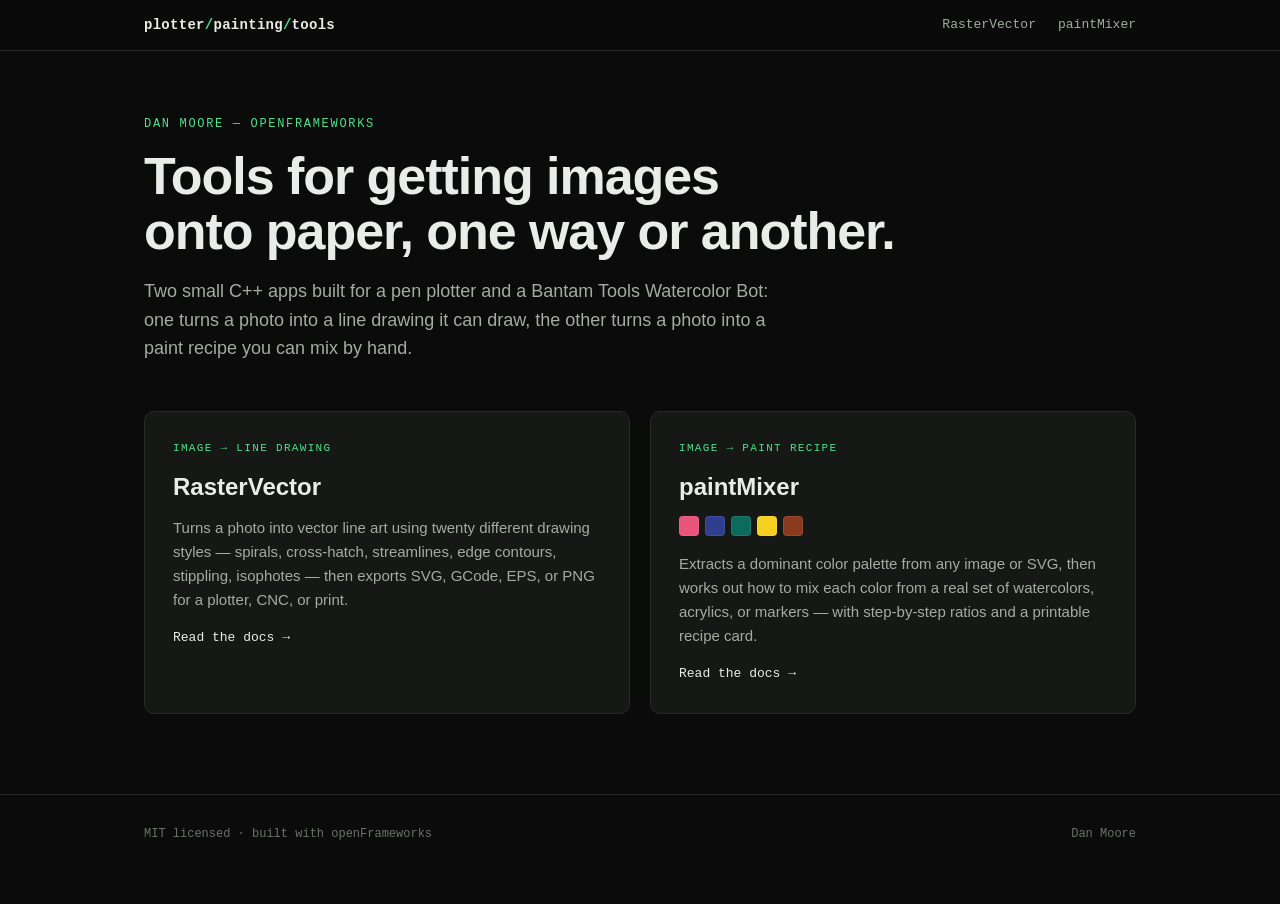
<file: index.html>
<!doctype html>
<html lang="en">
<head>
<meta charset="utf-8">
<meta name="viewport" content="width=device-width, initial-scale=1">
<title>Plotter Painting Tools</title>
<meta name="description" content="Two openFrameworks apps for turning images into things a plotter or a painter can make: RasterVector and paintMixer.">
<link rel="stylesheet" href="assets/style.css">
</head>
<body>

<nav class="site-nav">
  <div class="wrap">
    <div class="brand">plotter<span>/</span>painting<span>/</span>tools</div>
    <div class="links">
      <a href="rastervector.html">RasterVector</a>
      <a href="paintmixer.html">paintMixer</a>
    </div>
  </div>
</nav>

<header class="hero">
  <p class="eyebrow">Dan Moore — openFrameworks</p>
  <h1>Tools for getting images<br>onto paper, one way or another.</h1>
  <p class="lede">Two small C++ apps built for a pen plotter and a Bantam Tools Watercolor Bot: one turns a photo into a line drawing it can draw, the other turns a photo into a paint recipe you can mix by hand.</p>
</header>

<div class="tool-grid">

  <a class="tool-card" href="rastervector.html">
    <div class="tag">Image → line drawing</div>
    <h2>RasterVector</h2>
    <p>Turns a photo into vector line art using twenty different drawing styles — spirals, cross-hatch, streamlines, edge contours, stippling, isophotes — then exports SVG, GCode, EPS, or PNG for a plotter, CNC, or print.</p>
    <div class="go">Read the docs →</div>
  </a>

  <a class="tool-card" href="paintmixer.html">
    <div class="tag">Image → paint recipe</div>
    <h2>paintMixer</h2>
    <div class="swatch-row">
      <span style="background:#e8547a"></span>
      <span style="background:#2f3f8f"></span>
      <span style="background:#0d6b5e"></span>
      <span style="background:#f5d020"></span>
      <span style="background:#8b3a1e"></span>
    </div>
    <p>Extracts a dominant color palette from any image or SVG, then works out how to mix each color from a real set of watercolors, acrylics, or markers — with step-by-step ratios and a printable recipe card.</p>
    <div class="go">Read the docs →</div>
  </a>

</div>

<footer class="site-footer">
  <div class="wrap">
    <span>MIT licensed · built with <a href="https://openframeworks.cc/" target="_blank" rel="noopener">openFrameworks</a></span>
    <span>Dan Moore</span>
  </div>
</footer>

</body>
</html>
</file>
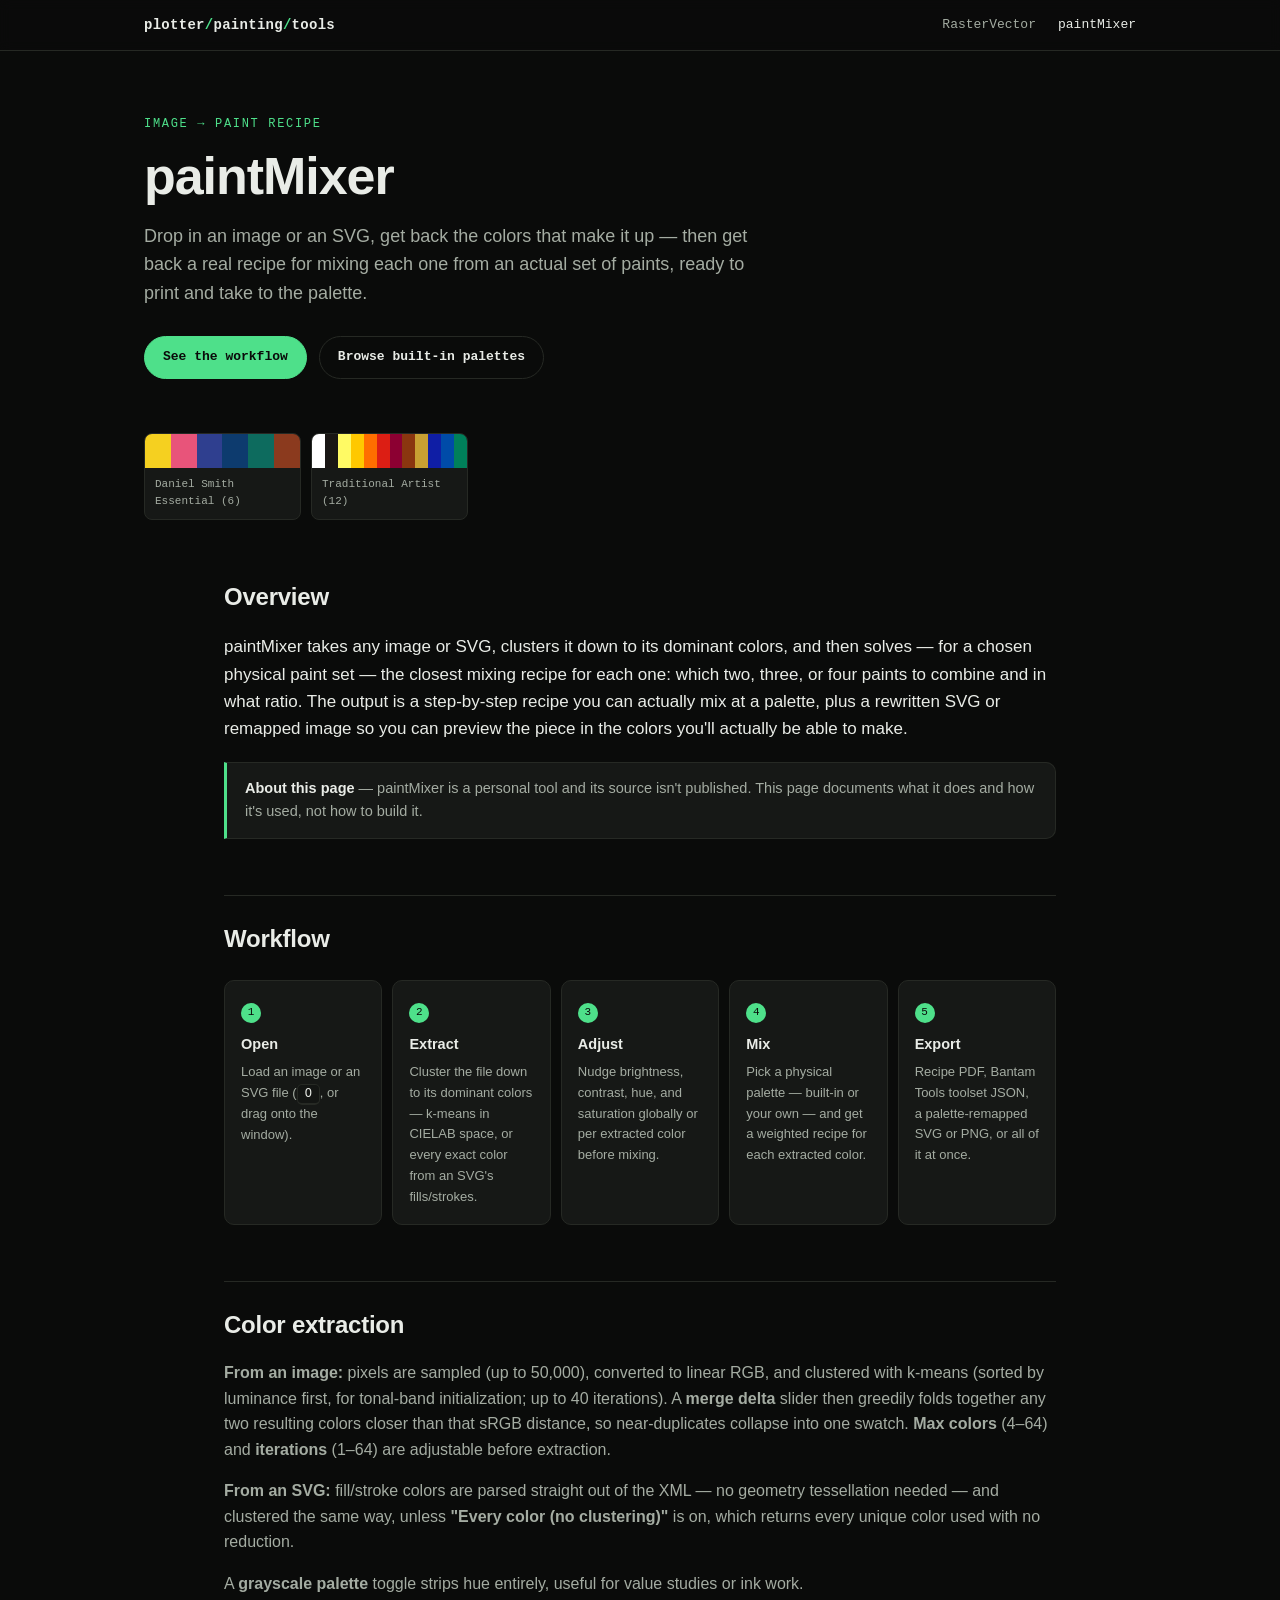
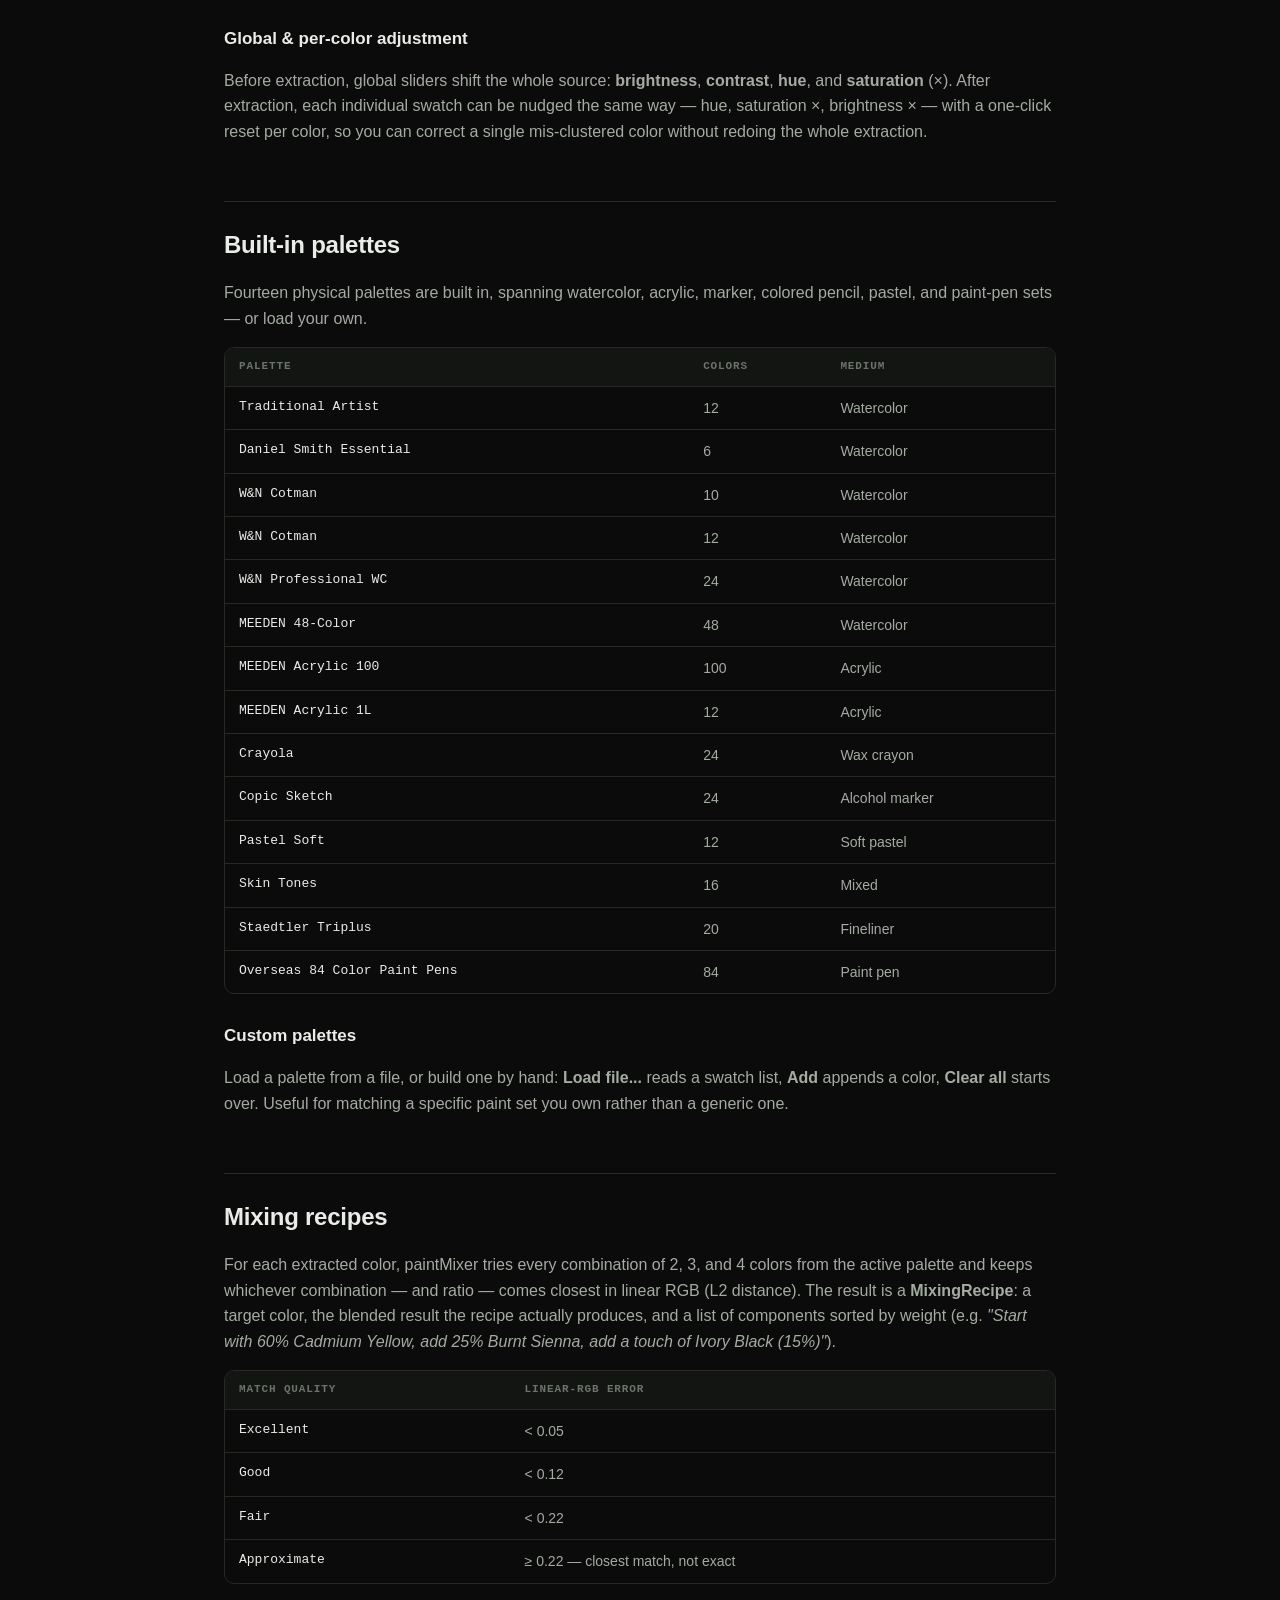
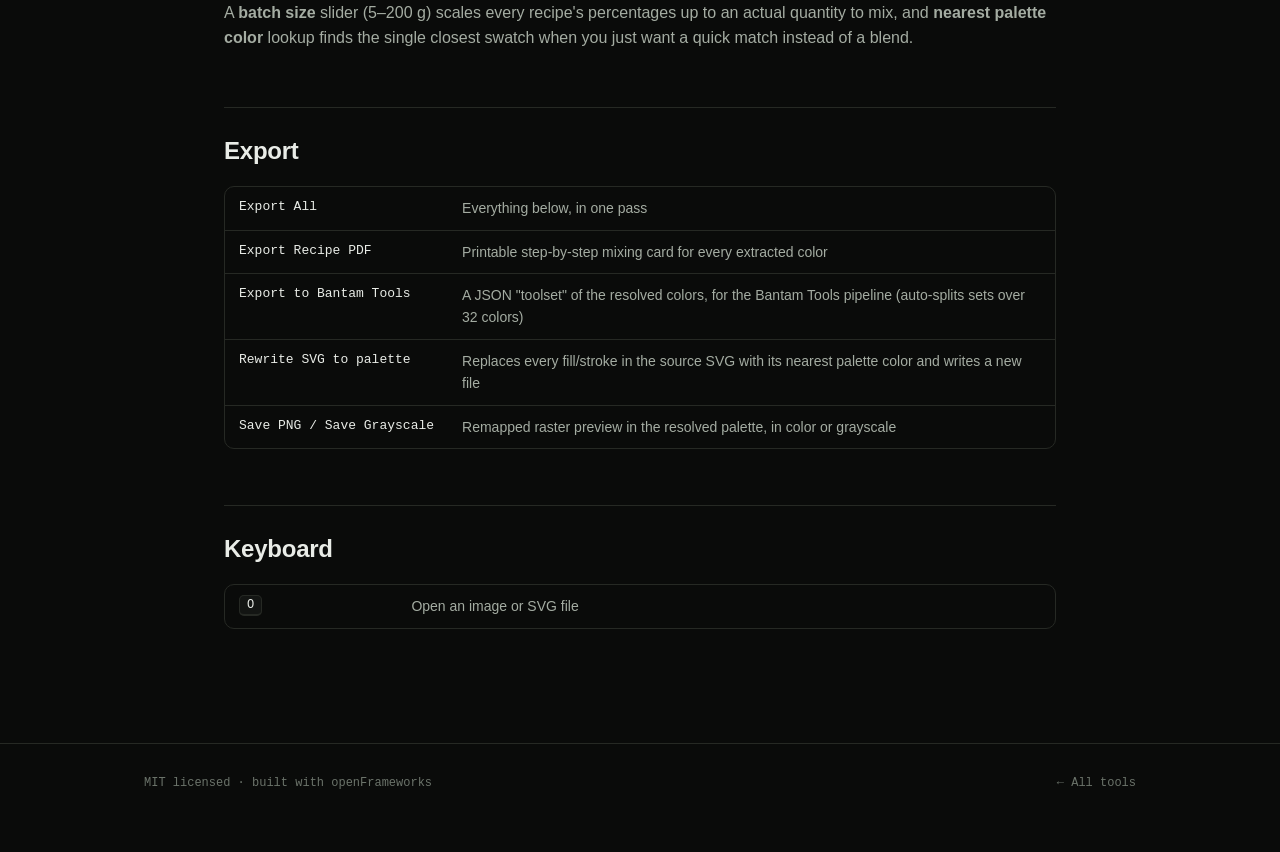
<file: paintmixer.html>
<!doctype html>
<html lang="en">
<head>
<meta charset="utf-8">
<meta name="viewport" content="width=device-width, initial-scale=1">
<title>paintMixer — Plotter Painting Tools</title>
<meta name="description" content="paintMixer extracts a color palette from an image or SVG and works out how to mix it from real watercolors, acrylics, or markers.">
<link rel="stylesheet" href="assets/style.css">
</head>
<body>

<nav class="site-nav">
  <div class="wrap">
    <div class="brand"><a href="index.html" style="color:inherit">plotter<span>/</span>painting<span>/</span>tools</a></div>
    <div class="links">
      <a href="rastervector.html">RasterVector</a>
      <a href="paintmixer.html" class="current">paintMixer</a>
    </div>
  </div>
</nav>

<header class="hero">
  <p class="eyebrow">Image → paint recipe</p>
  <h1>paintMixer</h1>
  <p class="lede">Drop in an image or an SVG, get back the colors that make it up — then get back a real recipe for mixing each one from an actual set of paints, ready to print and take to the palette.</p>
  <div class="hero-actions">
    <a class="btn btn-primary" href="#workflow">See the workflow</a>
    <a class="btn btn-ghost" href="#palettes">Browse built-in palettes</a>
  </div>
</header>

<div class="banner">
  <div class="palette-grid">
    <div class="palette-chip"><div class="bar">
      <span style="background:#f5d020"></span><span style="background:#e8547a"></span><span style="background:#2f3f8f"></span><span style="background:#0d3b6e"></span><span style="background:#0d6b5e"></span><span style="background:#8b3a1e"></span>
    </div><div class="label">Daniel Smith Essential (6)</div></div>
    <div class="palette-chip"><div class="bar">
      <span style="background:#ffffff"></span><span style="background:#191614"></span><span style="background:#fffa64"></span><span style="background:#ffc800"></span><span style="background:#ff6e00"></span><span style="background:#dc1e14"></span><span style="background:#8c0032"></span><span style="background:#8a360f"></span><span style="background:#c8a032"></span><span style="background:#0f1ea5"></span><span style="background:#004ba8"></span><span style="background:#00805a"></span>
    </div><div class="label">Traditional Artist (12)</div></div>
  </div>
</div>

<main class="content">

  <h2 id="overview">Overview</h2>
  <p class="lead">paintMixer takes any image or SVG, clusters it down to its dominant colors, and then solves — for a chosen physical paint set — the closest mixing recipe for each one: which two, three, or four paints to combine and in what ratio. The output is a step-by-step recipe you can actually mix at a palette, plus a rewritten SVG or remapped image so you can preview the piece in the colors you'll actually be able to make.</p>

  <div class="callout"><strong>About this page</strong> — paintMixer is a personal tool and its source isn't published. This page documents what it does and how it's used, not how to build it.</div>

  <h2 id="workflow">Workflow</h2>
  <div class="pipeline">
    <div class="step">
      <h4>Open</h4>
      <p>Load an image or an SVG file (<kbd>O</kbd>, or drag onto the window).</p>
    </div>
    <div class="step">
      <h4>Extract</h4>
      <p>Cluster the file down to its dominant colors — k-means in CIELAB space, or every exact color from an SVG's fills/strokes.</p>
    </div>
    <div class="step">
      <h4>Adjust</h4>
      <p>Nudge brightness, contrast, hue, and saturation globally or per extracted color before mixing.</p>
    </div>
    <div class="step">
      <h4>Mix</h4>
      <p>Pick a physical palette — built-in or your own — and get a weighted recipe for each extracted color.</p>
    </div>
    <div class="step">
      <h4>Export</h4>
      <p>Recipe PDF, Bantam Tools toolset JSON, a palette-remapped SVG or PNG, or all of it at once.</p>
    </div>
  </div>

  <h2 id="extraction">Color extraction</h2>
  <p><strong>From an image:</strong> pixels are sampled (up to 50,000), converted to linear RGB, and clustered with k-means (sorted by luminance first, for tonal-band initialization; up to 40 iterations). A <strong>merge delta</strong> slider then greedily folds together any two resulting colors closer than that sRGB distance, so near-duplicates collapse into one swatch. <strong>Max colors</strong> (4–64) and <strong>iterations</strong> (1–64) are adjustable before extraction.</p>
  <p><strong>From an SVG:</strong> fill/stroke colors are parsed straight out of the XML — no geometry tessellation needed — and clustered the same way, unless <strong>"Every color (no clustering)"</strong> is on, which returns every unique color used with no reduction.</p>
  <p>A <strong>grayscale palette</strong> toggle strips hue entirely, useful for value studies or ink work.</p>

  <h3>Global &amp; per-color adjustment</h3>
  <p>Before extraction, global sliders shift the whole source: <strong>brightness</strong>, <strong>contrast</strong>, <strong>hue</strong>, and <strong>saturation</strong> (×). After extraction, each individual swatch can be nudged the same way — hue, saturation ×, brightness × — with a one-click reset per color, so you can correct a single mis-clustered color without redoing the whole extraction.</p>

  <h2 id="palettes">Built-in palettes</h2>
  <p>Fourteen physical palettes are built in, spanning watercolor, acrylic, marker, colored pencil, pastel, and paint-pen sets — or load your own.</p>

  <div class="tbl-wrap">
    <table>
      <thead><tr><th>Palette</th><th>Colors</th><th>Medium</th></tr></thead>
      <tbody>
        <tr><td class="key">Traditional Artist</td><td>12</td><td>Watercolor</td></tr>
        <tr><td class="key">Daniel Smith Essential</td><td>6</td><td>Watercolor</td></tr>
        <tr><td class="key">W&amp;N Cotman</td><td>10</td><td>Watercolor</td></tr>
        <tr><td class="key">W&amp;N Cotman</td><td>12</td><td>Watercolor</td></tr>
        <tr><td class="key">W&amp;N Professional WC</td><td>24</td><td>Watercolor</td></tr>
        <tr><td class="key">MEEDEN 48-Color</td><td>48</td><td>Watercolor</td></tr>
        <tr><td class="key">MEEDEN Acrylic 100</td><td>100</td><td>Acrylic</td></tr>
        <tr><td class="key">MEEDEN Acrylic 1L</td><td>12</td><td>Acrylic</td></tr>
        <tr><td class="key">Crayola</td><td>24</td><td>Wax crayon</td></tr>
        <tr><td class="key">Copic Sketch</td><td>24</td><td>Alcohol marker</td></tr>
        <tr><td class="key">Pastel Soft</td><td>12</td><td>Soft pastel</td></tr>
        <tr><td class="key">Skin Tones</td><td>16</td><td>Mixed</td></tr>
        <tr><td class="key">Staedtler Triplus</td><td>20</td><td>Fineliner</td></tr>
        <tr><td class="key">Overseas 84 Color Paint Pens</td><td>84</td><td>Paint pen</td></tr>
      </tbody>
    </table>
  </div>

  <h3>Custom palettes</h3>
  <p>Load a palette from a file, or build one by hand: <strong>Load file...</strong> reads a swatch list, <strong>Add</strong> appends a color, <strong>Clear all</strong> starts over. Useful for matching a specific paint set you own rather than a generic one.</p>

  <h2 id="recipes">Mixing recipes</h2>
  <p>For each extracted color, paintMixer tries every combination of 2, 3, and 4 colors from the active palette and keeps whichever combination — and ratio — comes closest in linear RGB (L2 distance). The result is a <strong>MixingRecipe</strong>: a target color, the blended result the recipe actually produces, and a list of components sorted by weight (e.g. <em>"Start with 60% Cadmium Yellow, add 25% Burnt Sienna, add a touch of Ivory Black (15%)"</em>).</p>

  <div class="tbl-wrap">
    <table>
      <thead><tr><th>Match quality</th><th>Linear-RGB error</th></tr></thead>
      <tbody>
        <tr><td class="key">Excellent</td><td>&lt; 0.05</td></tr>
        <tr><td class="key">Good</td><td>&lt; 0.12</td></tr>
        <tr><td class="key">Fair</td><td>&lt; 0.22</td></tr>
        <tr><td class="key">Approximate</td><td>≥ 0.22 — closest match, not exact</td></tr>
      </tbody>
    </table>
  </div>

  <p>A <strong>batch size</strong> slider (5–200 g) scales every recipe's percentages up to an actual quantity to mix, and <strong>nearest palette color</strong> lookup finds the single closest swatch when you just want a quick match instead of a blend.</p>

  <h2 id="export">Export</h2>
  <div class="tbl-wrap">
    <table>
      <tbody>
        <tr><td class="key">Export All</td><td>Everything below, in one pass</td></tr>
        <tr><td class="key">Export Recipe PDF</td><td>Printable step-by-step mixing card for every extracted color</td></tr>
        <tr><td class="key">Export to Bantam Tools</td><td>A JSON "toolset" of the resolved colors, for the Bantam Tools pipeline (auto-splits sets over 32 colors)</td></tr>
        <tr><td class="key">Rewrite SVG to palette</td><td>Replaces every fill/stroke in the source SVG with its nearest palette color and writes a new file</td></tr>
        <tr><td class="key">Save PNG / Save Grayscale</td><td>Remapped raster preview in the resolved palette, in color or grayscale</td></tr>
      </tbody>
    </table>
  </div>

  <h2 id="keyboard">Keyboard</h2>
  <div class="tbl-wrap">
    <table>
      <tbody>
        <tr><td class="key"><kbd>O</kbd></td><td>Open an image or SVG file</td></tr>
      </tbody>
    </table>
  </div>

</main>

<footer class="site-footer">
  <div class="wrap">
    <span>MIT licensed · built with <a href="https://openframeworks.cc/" target="_blank" rel="noopener">openFrameworks</a></span>
    <a href="index.html">← All tools</a>
  </div>
</footer>

</body>
</html>
</file>
<file: assets/style.css>
/* Plotter Painting Tools — shared site styles */

:root {
  --bg: #0a0b0a;
  --bg-raised: #131513;
  --bg-card: #161816;
  --border: #262924;
  --text: #e9ece7;
  --text-dim: #a4aca2;
  --text-faint: #6b736a;
  --accent: #4ee08a;
  --accent-dim: #2c8f5b;
  --accent-ink: #0a0b0a;
  --mono: "SF Mono", "JetBrains Mono", "IBM Plex Mono", ui-monospace, Menlo, Consolas, monospace;
  --sans: "Inter", "Helvetica Neue", -apple-system, BlinkMacSystemFont, "Segoe UI", sans-serif;
  --radius: 10px;
  --maxw: 880px;
}

* { box-sizing: border-box; }

html { background: var(--bg); }

body {
  margin: 0;
  background: var(--bg);
  color: var(--text);
  font-family: var(--sans);
  line-height: 1.6;
  -webkit-font-smoothing: antialiased;
}

a { color: var(--accent); text-decoration: none; }
a:hover { text-decoration: underline; }

.wrap {
  max-width: var(--maxw);
  margin: 0 auto;
  padding: 0 24px;
}

/* ---- top nav ---- */

.site-nav {
  border-bottom: 1px solid var(--border);
  background: rgba(10, 11, 10, 0.9);
  backdrop-filter: blur(6px);
  position: sticky;
  top: 0;
  z-index: 10;
}

.site-nav .wrap {
  max-width: 1040px;
  display: flex;
  align-items: center;
  justify-content: space-between;
  padding-top: 14px;
  padding-bottom: 14px;
}

.site-nav .brand {
  font-family: var(--mono);
  font-weight: 600;
  font-size: 14px;
  color: var(--text);
  letter-spacing: 0.02em;
}

.site-nav .brand span { color: var(--accent); }

.site-nav .links {
  display: flex;
  gap: 22px;
  font-family: var(--mono);
  font-size: 13px;
}

.site-nav .links a { color: var(--text-dim); }
.site-nav .links a:hover { color: var(--accent); text-decoration: none; }
.site-nav .links a.current { color: var(--text); }

/* ---- hero ---- */

.hero {
  max-width: 1040px;
  margin: 0 auto;
  padding: 64px 24px 40px;
}

.hero .eyebrow {
  font-family: var(--mono);
  font-size: 12px;
  color: var(--accent);
  text-transform: uppercase;
  letter-spacing: 0.14em;
  margin: 0 0 14px;
}

.hero h1 {
  font-size: clamp(32px, 5vw, 52px);
  line-height: 1.06;
  margin: 0 0 18px;
  letter-spacing: -0.02em;
}

.hero p.lede {
  font-size: 18px;
  color: var(--text-dim);
  max-width: 640px;
  margin: 0;
}

.hero-actions {
  display: flex;
  gap: 12px;
  margin-top: 28px;
  flex-wrap: wrap;
}

.btn {
  display: inline-flex;
  align-items: center;
  gap: 8px;
  padding: 10px 18px;
  border-radius: 999px;
  font-family: var(--mono);
  font-size: 13px;
  font-weight: 600;
  border: 1px solid var(--border);
}

.btn-primary {
  background: var(--accent);
  color: var(--accent-ink);
  border-color: var(--accent);
}
.btn-primary:hover { text-decoration: none; filter: brightness(1.08); }

.btn-ghost { color: var(--text); }
.btn-ghost:hover { text-decoration: none; border-color: var(--text-dim); }

/* ---- image banner ---- */

.banner {
  max-width: 1040px;
  margin: 0 auto 8px;
  padding: 0 24px;
}

.banner img {
  width: 100%;
  display: block;
  border-radius: var(--radius);
  border: 1px solid var(--border);
}

.banner figcaption {
  font-family: var(--mono);
  font-size: 12px;
  color: var(--text-faint);
  margin-top: 10px;
}

/* ---- landing cards ---- */

.tool-grid {
  max-width: 1040px;
  margin: 8px auto 80px;
  padding: 0 24px;
  display: grid;
  grid-template-columns: repeat(2, 1fr);
  gap: 20px;
}

@media (max-width: 720px) {
  .tool-grid { grid-template-columns: 1fr; }
}

.tool-card {
  display: block;
  background: var(--bg-card);
  border: 1px solid var(--border);
  border-radius: var(--radius);
  padding: 28px;
  color: var(--text);
  transition: border-color 0.15s ease, transform 0.15s ease;
}

.tool-card:hover {
  border-color: var(--accent-dim);
  text-decoration: none;
  transform: translateY(-2px);
}

.tool-card .tag {
  font-family: var(--mono);
  font-size: 11px;
  color: var(--accent);
  text-transform: uppercase;
  letter-spacing: 0.12em;
}

.tool-card h2 {
  margin: 10px 0 10px;
  font-size: 24px;
}

.tool-card p {
  color: var(--text-dim);
  margin: 0 0 16px;
  font-size: 15px;
}

.tool-card .swatch-row {
  display: flex;
  gap: 6px;
  margin-bottom: 16px;
}

.tool-card .swatch-row span {
  width: 20px;
  height: 20px;
  border-radius: 4px;
  display: inline-block;
  border: 1px solid rgba(255,255,255,0.08);
}

.tool-card .go {
  font-family: var(--mono);
  font-size: 13px;
  color: var(--text);
}
.tool-card:hover .go { color: var(--accent); }

/* ---- content sections ---- */

.content {
  max-width: var(--maxw);
  margin: 0 auto;
  padding: 8px 24px 100px;
}

.content h2 {
  font-size: 24px;
  margin: 56px 0 16px;
  padding-top: 24px;
  border-top: 1px solid var(--border);
  letter-spacing: -0.01em;
}
.content h2:first-of-type { border-top: none; margin-top: 24px; padding-top: 0; }

.content h3 {
  font-size: 17px;
  margin: 28px 0 10px;
  color: var(--text);
}

.content p { color: var(--text-dim); }
.content p.lead { color: var(--text); font-size: 17px; }

.content ul, .content ol { color: var(--text-dim); padding-left: 22px; }
.content li { margin-bottom: 6px; }
.content li strong { color: var(--text); }

.content code {
  font-family: var(--mono);
  background: var(--bg-raised);
  border: 1px solid var(--border);
  border-radius: 4px;
  padding: 1px 6px;
  font-size: 0.88em;
  color: var(--accent);
}

/* ---- tables ---- */

.tbl-wrap { overflow-x: auto; margin: 14px 0; border: 1px solid var(--border); border-radius: var(--radius); }

table {
  width: 100%;
  border-collapse: collapse;
  font-size: 14px;
}

th, td {
  text-align: left;
  padding: 10px 14px;
  border-bottom: 1px solid var(--border);
  vertical-align: top;
}

th {
  font-family: var(--mono);
  font-size: 11px;
  text-transform: uppercase;
  letter-spacing: 0.08em;
  color: var(--text-faint);
  background: var(--bg-raised);
}

td { color: var(--text-dim); }
td:first-child, td.key { color: var(--text); font-family: var(--mono); font-size: 13px; white-space: nowrap; }

tr:last-child td { border-bottom: none; }

/* ---- details / collapsible type reference ---- */

details.type-ref {
  border: 1px solid var(--border);
  border-radius: var(--radius);
  margin-bottom: 10px;
  background: var(--bg-card);
}

details.type-ref summary {
  cursor: pointer;
  padding: 14px 16px;
  font-family: var(--mono);
  font-size: 13.5px;
  color: var(--text);
  list-style: none;
  display: flex;
  align-items: center;
  gap: 10px;
}

details.type-ref summary::-webkit-details-marker { display: none; }

details.type-ref summary .num {
  color: var(--accent-ink);
  background: var(--accent);
  border-radius: 5px;
  padding: 1px 7px;
  font-size: 11px;
  font-weight: 700;
}

details.type-ref summary .name { color: var(--text); font-weight: 600; }
details.type-ref summary .panelname { color: var(--text-faint); margin-left: auto; font-size: 12px; }

details.type-ref .body { padding: 0 16px 16px; }
details.type-ref .body p { margin-top: 0; }

/* ---- callouts ---- */

.callout {
  border: 1px solid var(--border);
  border-left: 3px solid var(--accent);
  background: var(--bg-card);
  border-radius: 0 var(--radius) var(--radius) 0;
  padding: 14px 18px;
  margin: 20px 0;
  color: var(--text-dim);
  font-size: 14.5px;
}
.callout strong { color: var(--text); }

/* ---- kbd ---- */

kbd {
  font-family: var(--mono);
  background: var(--bg-raised);
  border: 1px solid var(--border);
  border-bottom-width: 2px;
  border-radius: 5px;
  padding: 2px 7px;
  font-size: 12px;
  color: var(--text);
}

/* ---- palette swatch grid (paintMixer) ---- */

.palette-grid {
  display: grid;
  grid-template-columns: repeat(auto-fill, minmax(150px, 1fr));
  gap: 10px;
  margin: 14px 0 26px;
}

.palette-chip {
  border: 1px solid var(--border);
  border-radius: 8px;
  overflow: hidden;
  background: var(--bg-card);
}

.palette-chip .bar { height: 34px; display: flex; }
.palette-chip .bar span { flex: 1; }
.palette-chip .label {
  font-family: var(--mono);
  font-size: 11px;
  color: var(--text-dim);
  padding: 8px 10px;
}

/* ---- example gallery ---- */

.example-source {
  display: flex;
  gap: 20px;
  align-items: center;
  border: 1px solid var(--border);
  border-radius: var(--radius);
  background: var(--bg-card);
  padding: 16px;
  margin: 14px 0 28px;
}

.example-source img {
  width: 160px;
  border-radius: 6px;
  flex-shrink: 0;
  display: block;
}

.example-source p {
  margin: 0;
  color: var(--text-dim);
  font-size: 14.5px;
}

.example-grid {
  display: grid;
  grid-template-columns: repeat(3, 1fr);
  gap: 14px;
  margin: 0 0 30px;
}

@media (max-width: 760px) {
  .example-grid { grid-template-columns: repeat(2, 1fr); }
}
@media (max-width: 480px) {
  .example-grid { grid-template-columns: 1fr; }
}

.example-card {
  border: 1px solid var(--border);
  border-radius: var(--radius);
  overflow: hidden;
  background: var(--bg-card);
}

.example-card img {
  width: 100%;
  display: block;
  aspect-ratio: 3 / 4;
  object-fit: cover;
  object-position: top;
}

.example-card .cap {
  padding: 10px 12px;
  display: flex;
  align-items: baseline;
  gap: 8px;
}

.example-card .cap .num {
  font-family: var(--mono);
  font-size: 11px;
  color: var(--accent-ink);
  background: var(--accent);
  border-radius: 4px;
  padding: 1px 6px;
  font-weight: 700;
}

.example-card .cap .name {
  font-size: 13.5px;
  color: var(--text);
  font-weight: 600;
}

.example-source img,
.example-card img {
  cursor: zoom-in;
}

/* ---- lightbox ---- */

.lightbox {
  display: none;
  position: fixed;
  inset: 0;
  z-index: 100;
  background: rgba(6, 7, 6, 0.92);
  padding: 5vh 5vw;
  align-items: center;
  justify-content: center;
  cursor: zoom-out;
}

.lightbox.open { display: flex; }

.lightbox img {
  max-width: 100%;
  max-height: 90vh;
  border-radius: 8px;
  box-shadow: 0 20px 60px rgba(0, 0, 0, 0.5);
}

/* ---- pipeline steps ---- */

.pipeline {
  display: flex;
  flex-wrap: wrap;
  gap: 10px;
  margin: 22px 0 30px;
  counter-reset: step;
}

.pipeline .step {
  flex: 1 1 150px;
  border: 1px solid var(--border);
  border-radius: var(--radius);
  padding: 16px;
  background: var(--bg-card);
  position: relative;
}

.pipeline .step::before {
  counter-increment: step;
  content: counter(step);
  font-family: var(--mono);
  font-size: 11px;
  color: var(--accent-ink);
  background: var(--accent);
  width: 20px;
  height: 20px;
  border-radius: 50%;
  display: inline-flex;
  align-items: center;
  justify-content: center;
  margin-bottom: 10px;
}

.pipeline .step h4 {
  margin: 0 0 6px;
  font-size: 14.5px;
  color: var(--text);
}

.pipeline .step p {
  margin: 0;
  font-size: 13px;
  color: var(--text-dim);
}

/* ---- footer ---- */

.site-footer {
  border-top: 1px solid var(--border);
  padding: 30px 24px 60px;
}

.site-footer .wrap {
  max-width: 1040px;
  display: flex;
  justify-content: space-between;
  align-items: center;
  flex-wrap: wrap;
  gap: 10px;
  font-family: var(--mono);
  font-size: 12px;
  color: var(--text-faint);
}

.site-footer a { color: var(--text-faint); }
.site-footer a:hover { color: var(--accent); }
</file>
